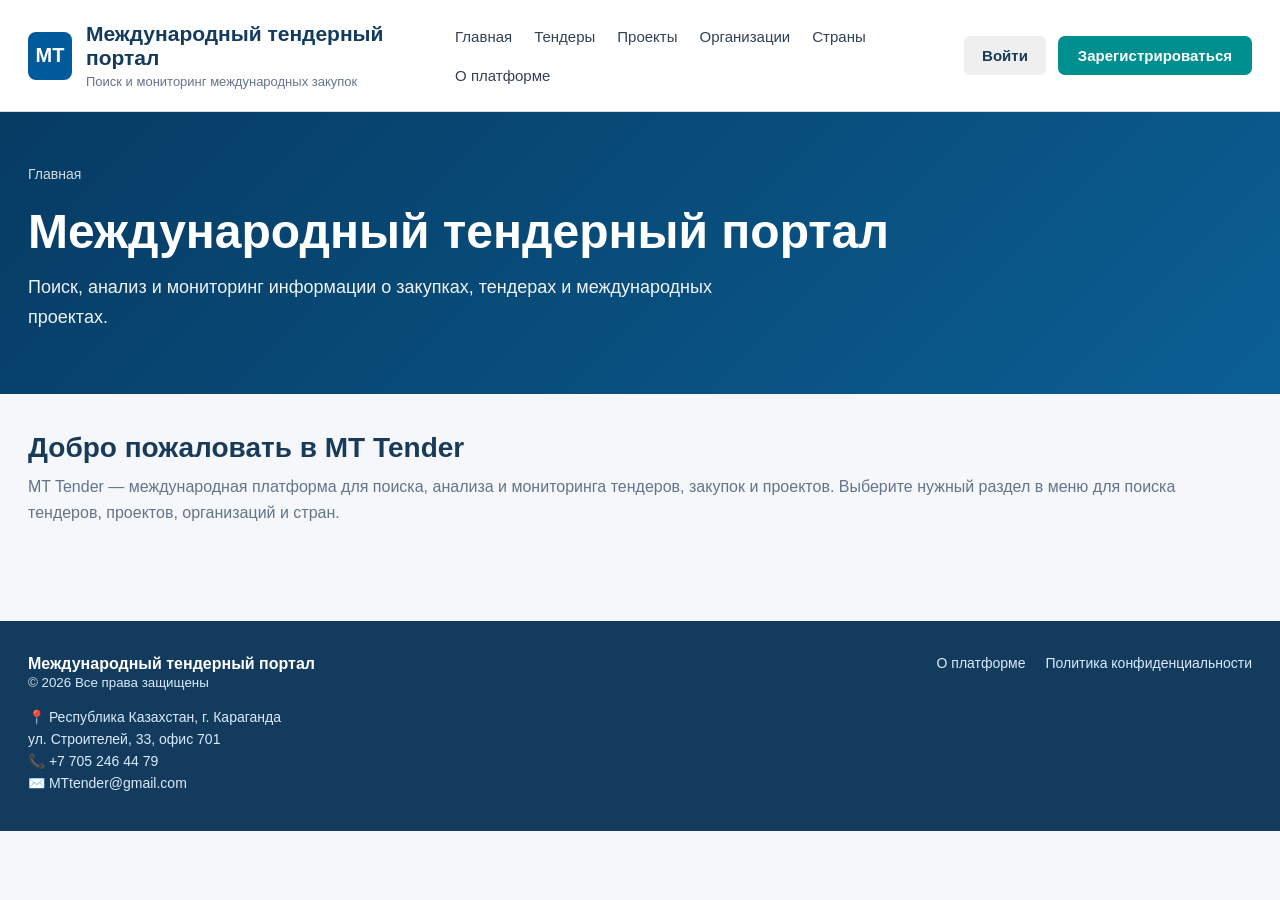
<file: index.html>
<!DOCTYPE html>
<html lang="ru">

<head>
  <meta charset="UTF-8">
  <meta name="viewport" content="width=device-width, initial-scale=1.0">

  <title>Главная | MT Tender</title>

  <link rel="stylesheet" href="style.css">
</head>

<body>

  <!-- ШАПКА -->
  <header>
    <div class="topbar">

      <div class="brand">
        <div class="logo">МТ</div>

        <div class="brand-text">
          <h1>Международный тендерный портал</h1>
          <p>Поиск и мониторинг международных закупок</p>
        </div>
      </div>

      <nav>
        <a href="index.html">Главная</a>
        <a href="tenders.html">Тендеры</a>
        <a href="projects.html">Проекты</a>
        <a href="organizations.html">Организации</a>
        <a href="countries.html">Страны</a>
        <a href="about.html">О платформе</a>
      </nav>

      <div class="header-actions">

        <!-- ОТКРЫВАЕТ ОКНО ВХОДА -->
        <button class="login-btn" onclick="openLoginModal()">
          Войти
        </button>

        <a href="register.html" class="register-btn">
          Зарегистрироваться
        </a>

      </div>

    </div>
  </header>


  <!-- ГЛАВНЫЙ БЛОК -->
  <section class="hero">
    <div class="hero-inner">

      <div class="breadcrumb">
        Главная
      </div>

      <h2>Международный тендерный портал</h2>

      <p>
        Поиск, анализ и мониторинг информации о закупках,
        тендерах и международных проектах.
      </p>

    </div>
  </section>


  <!-- ОСНОВНОЕ СОДЕРЖИМОЕ -->
  <main>

    <h2 class="section-title">
      Добро пожаловать в MT Tender
    </h2>

    <p class="section-description">
      MT Tender — международная платформа для поиска,
      анализа и мониторинга тендеров, закупок и проектов.
      Выберите нужный раздел в меню для поиска тендеров,
      проектов, организаций и стран.
    </p>

  </main>


  <!-- FOOTER -->
  <footer class="site-footer">

    <div class="footer-inner">

      <div class="footer-info">

        <strong>Международный тендерный портал</strong>

        <br>

        <small>© 2026 Все права защищены</small>

        <div class="footer-contact">

          <p>📍 Республика Казахстан, г. Караганда</p>

          <p>ул. Строителей, 33, офис 701</p>

          <p>
            📞
            <a href="tel:+77052464479">
              +7 705 246 44 79
            </a>
          </p>

          <p>
            ✉️
            <a href="mailto:MTtender@gmail.com">
              MTtender@gmail.com
            </a>
          </p>

        </div>

      </div>


      <div class="footer-links">

        <a href="about.html">
          О платформе
        </a>

        <a href="privacy.html">
          Политика конфиденциальности
        </a>

      </div>

    </div>

  </footer>


  <!-- =========================
       ОКНО ВХОДА
  ========================== -->

  <div id="loginModal" class="login-modal">

    <div class="login-modal-content">

      <!-- КНОПКА ЗАКРЫТИЯ -->
      <button
        class="login-close"
        onclick="closeLoginModal()"
        type="button"
      >
        ×
      </button>


      <h2>Вход в личный кабинет</h2>


      <div class="login-modal-grid">


        <!-- ЛЕВАЯ ЧАСТЬ -->
        <div class="login-form">


          <input
            type="text"
            placeholder="Логин или email"
            class="login-input"
          >


          <div class="password-row">

            <input
              type="password"
              id="loginPassword"
              placeholder="Пароль"
              class="login-input"
            >

            <button
              type="button"
              class="show-password-btn"
              onclick="toggleLoginPassword()"
            >
              Показать
            </button>

          </div>


          <div class="login-options">


            <label class="remember-me">

              <input type="checkbox">

              <span>Запомнить меня</span>

            </label>


            <div class="register-link">

              Если у вас нет аккаунта —

              <a href="register.html">
                зарегистрируйтесь
              </a>

            </div>


          </div>


          <div class="login-buttons">

            <button
              type="button"
              class="login-submit-btn"
            >
              Войти
            </button>


            <button
              type="button"
              class="forgot-password-btn"
            >
              Восстановить пароль
            </button>

          </div>


        </div>


        <!-- ПРАВАЯ ЧАСТЬ -->
        <div class="login-support">


        


          <div class="support-box">

            <h3>Поддержка</h3>

            <p>
              Если у вас возникли вопросы или проблемы
              с регистрацией и входом в личный кабинет,
              свяжитесь с нашей службой поддержки.
            </p>

            <a href="tel:+77052464479">
              +7 705 246 44 79
            </a>

          </div>


        </div>


      </div>

    </div>

  </div>


  <!-- JAVASCRIPT -->
  <script>

    function openLoginModal() {
      document.getElementById("loginModal").style.display = "flex";
    }


    function closeLoginModal() {
      document.getElementById("loginModal").style.display = "none";
    }


    function toggleLoginPassword() {

      const password =
        document.getElementById("loginPassword");

      if (password.type === "password") {
        password.type = "text";
      } else {
        password.type = "password";
      }

    }


    // Закрытие окна при клике вне формы

    window.onclick = function(event) {

      const modal =
        document.getElementById("loginModal");

      if (event.target === modal) {
        closeLoginModal();
      }

    };

  </script>


</body>

</html>
</file>
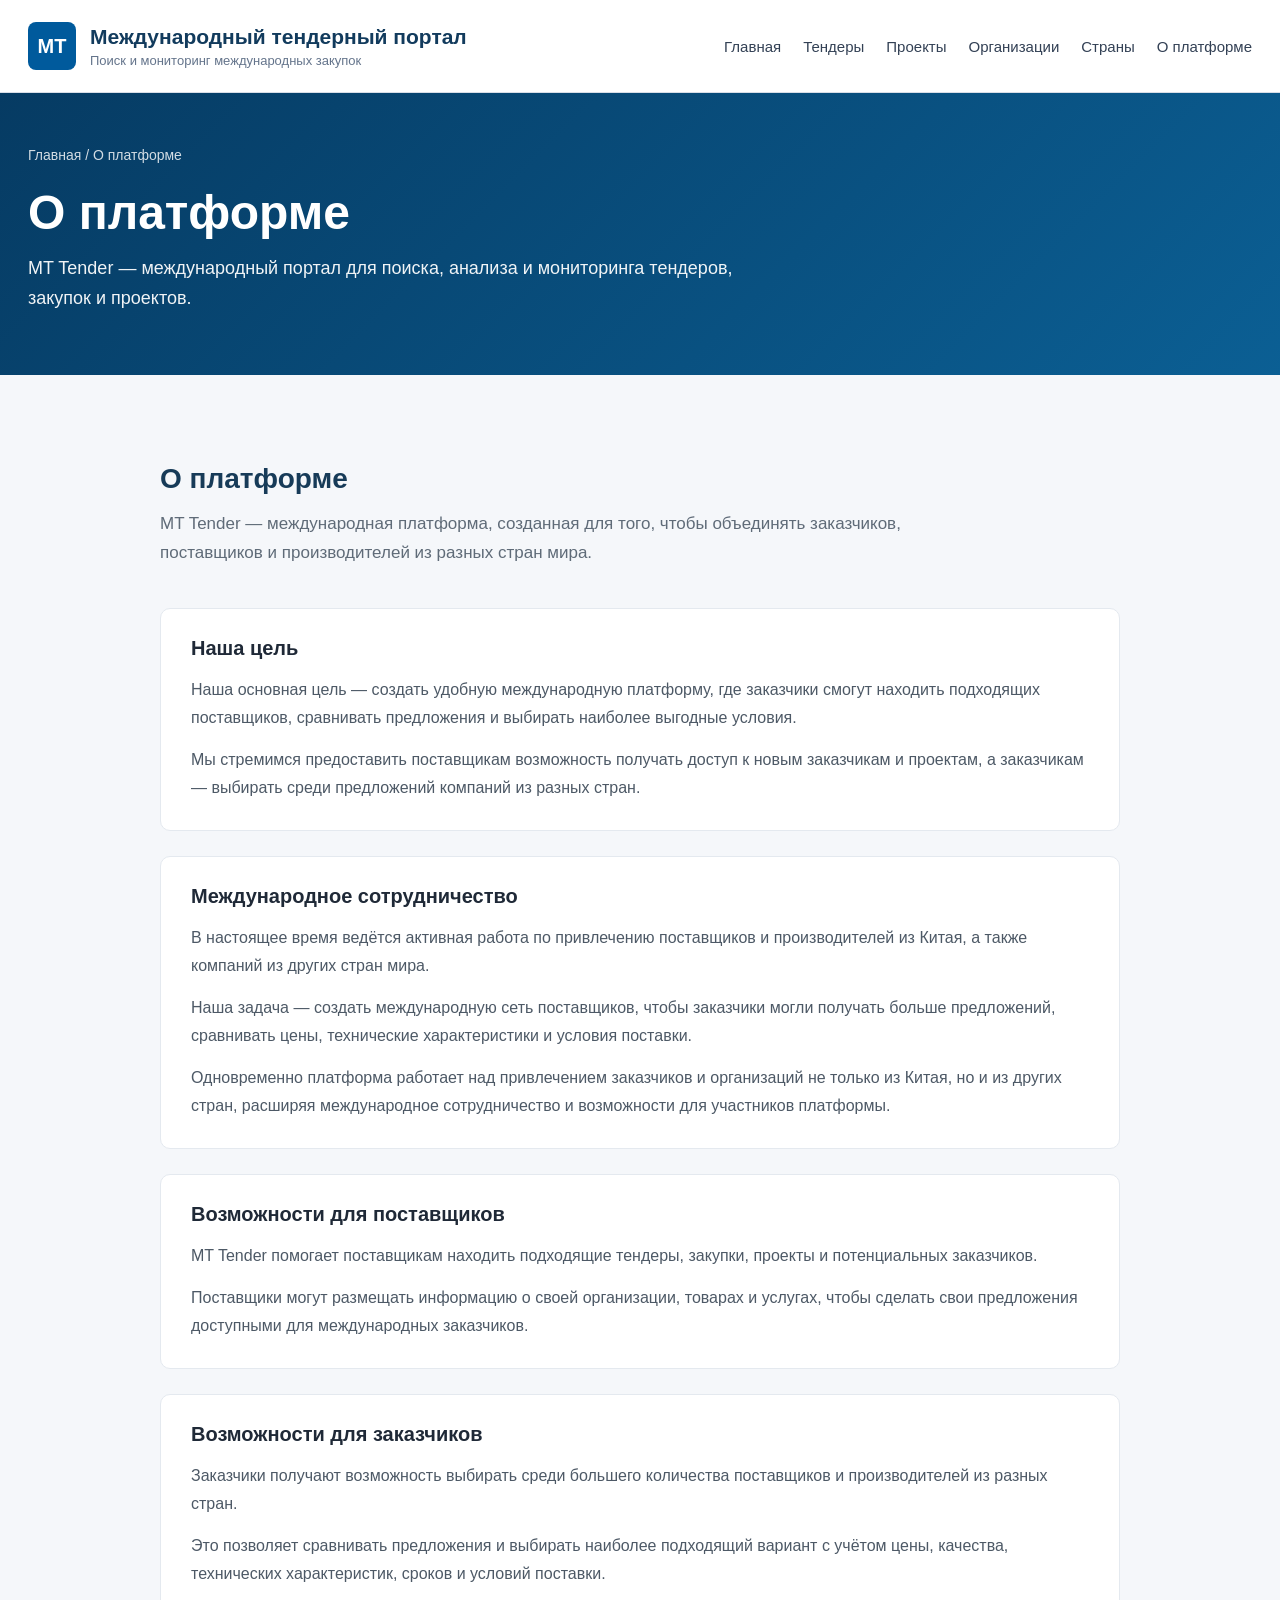
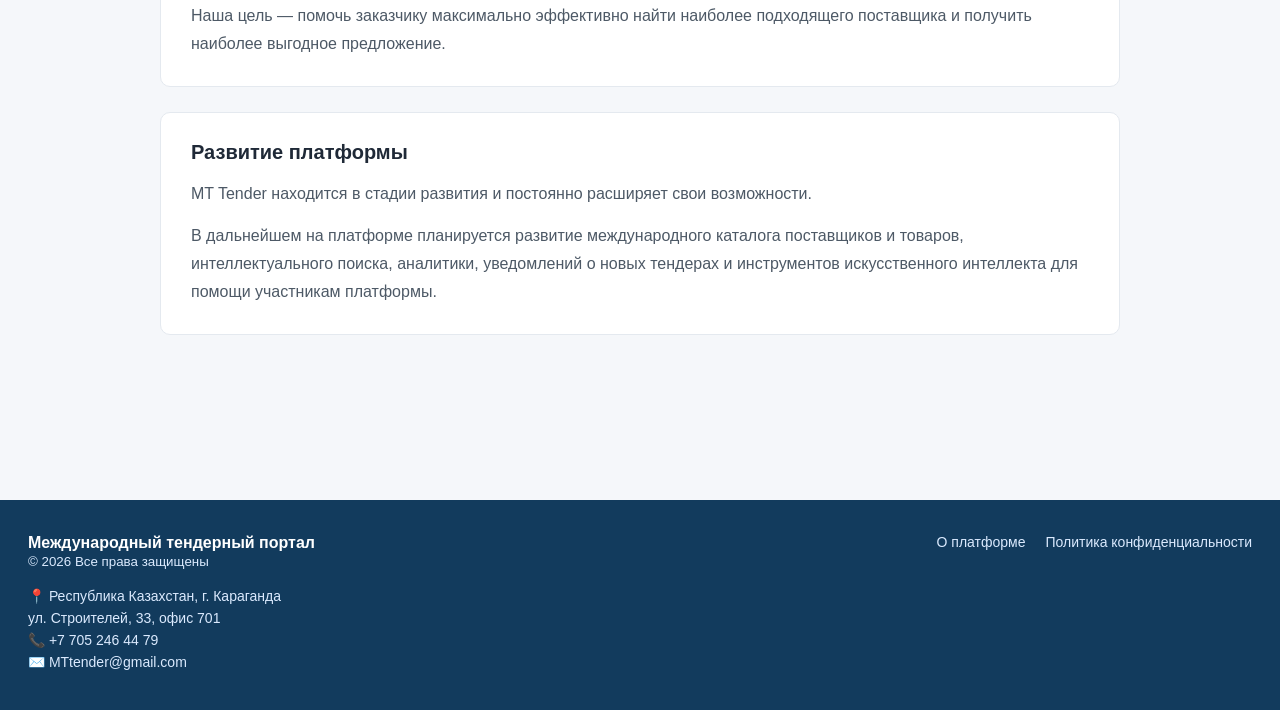
<file: about.html>
<!DOCTYPE html>
<html lang="ru">
<head>
  <meta charset="UTF-8">
  <meta name="viewport" content="width=device-width, initial-scale=1.0">
  <title>О платформе | MT Tender</title>
<link rel="stylesheet" href="style.css">
</head>
<body>
<header>
  <div class="topbar">
    <div class="brand">
      <div class="logo">МТ</div>
      <div class="brand-text">
        <h1>Международный тендерный портал</h1>
        <p>Поиск и мониторинг международных закупок</p>
      </div>
    </div>

    <nav>
      <a href="index.html">Главная</a>
      <a href="tenders.html">Тендеры</a>
      <a href="projects.html">Проекты</a>
      <a href="organizations.html">Организации</a>
      <a href="countries.html">Страны</a>
      <a href="about.html">О платформе</a>
    </nav>
  </div>
</header>
<section class="hero">
  <div class="hero-inner">
    <div class="breadcrumb">Главная / О платформе</div>
    <h2>О платформе</h2>
    <p>MT Tender — международный портал для поиска, анализа и мониторинга тендеров, закупок и проектов.</p>
  </div>
</section>
<main>

  <section class="about-platform">

    <h2 class="section-title">
      О платформе
    </h2>


    <p class="section-description">

      MT Tender — международная платформа, созданная для того,
      чтобы объединять заказчиков, поставщиков и производителей
      из разных стран мира.

    </p>


    <div class="about-block">

      <h3>
        Наша цель
      </h3>

      <p>

        Наша основная цель — создать удобную международную платформу,
        где заказчики смогут находить подходящих поставщиков,
        сравнивать предложения и выбирать наиболее выгодные условия.

      </p>

      <p>

        Мы стремимся предоставить поставщикам возможность получать
        доступ к новым заказчикам и проектам, а заказчикам —
        выбирать среди предложений компаний из разных стран.

      </p>

    </div>


    <div class="about-block">

      <h3>
        Международное сотрудничество
      </h3>

      <p>

        В настоящее время ведётся активная работа по привлечению
        поставщиков и производителей из Китая, а также компаний
        из других стран мира.

      </p>

      <p>

        Наша задача — создать международную сеть поставщиков,
        чтобы заказчики могли получать больше предложений,
        сравнивать цены, технические характеристики и условия
        поставки.

      </p>

      <p>

        Одновременно платформа работает над привлечением заказчиков
        и организаций не только из Китая, но и из других стран,
        расширяя международное сотрудничество и возможности
        для участников платформы.

      </p>

    </div>


    <div class="about-block">

      <h3>
        Возможности для поставщиков
      </h3>

      <p>

        MT Tender помогает поставщикам находить подходящие тендеры,
        закупки, проекты и потенциальных заказчиков.

      </p>

      <p>

        Поставщики могут размещать информацию о своей организации,
        товарах и услугах, чтобы сделать свои предложения доступными
        для международных заказчиков.

      </p>

    </div>


    <div class="about-block">

      <h3>
        Возможности для заказчиков
      </h3>

      <p>

        Заказчики получают возможность выбирать среди большего
        количества поставщиков и производителей из разных стран.

      </p>

      <p>

        Это позволяет сравнивать предложения и выбирать наиболее
        подходящий вариант с учётом цены, качества, технических
        характеристик, сроков и условий поставки.

      </p>

      <p>

        Наша цель — помочь заказчику максимально эффективно найти
        наиболее подходящего поставщика и получить наиболее выгодное
        предложение.

      </p>

    </div>


    <div class="about-block">

      <h3>
        Развитие платформы
      </h3>

      <p>

        MT Tender находится в стадии развития и постоянно расширяет
        свои возможности.

      </p>

      <p>

        В дальнейшем на платформе планируется развитие международного
        каталога поставщиков и товаров, интеллектуального поиска,
        аналитики, уведомлений о новых тендерах и инструментов
        искусственного интеллекта для помощи участникам платформы.

      </p>

    </div>


  </section>

</main>
<footer class="site-footer">
  <div class="footer-inner">
    <div class="footer-info">
      <strong>Международный тендерный портал</strong><br>
      <small>© 2026 Все права защищены</small>

      <div class="footer-contact">
        <p>📍 Республика Казахстан, г. Караганда</p>
        <p>ул. Строителей, 33, офис 701</p>
        <p>📞 <a href="tel:+77052464479">+7 705 246 44 79</a></p>
        <p>✉️ <a href="mailto:MTtender@gmail.com">MTtender@gmail.com</a></p>
      </div>
    </div>

    <div class="footer-links">
      <a href="about.html">О платформе</a>
      <a href="privacy.html">Политика конфиденциальности</a>
    </div>
  </div>
</footer>
</body>
</html>
</file>
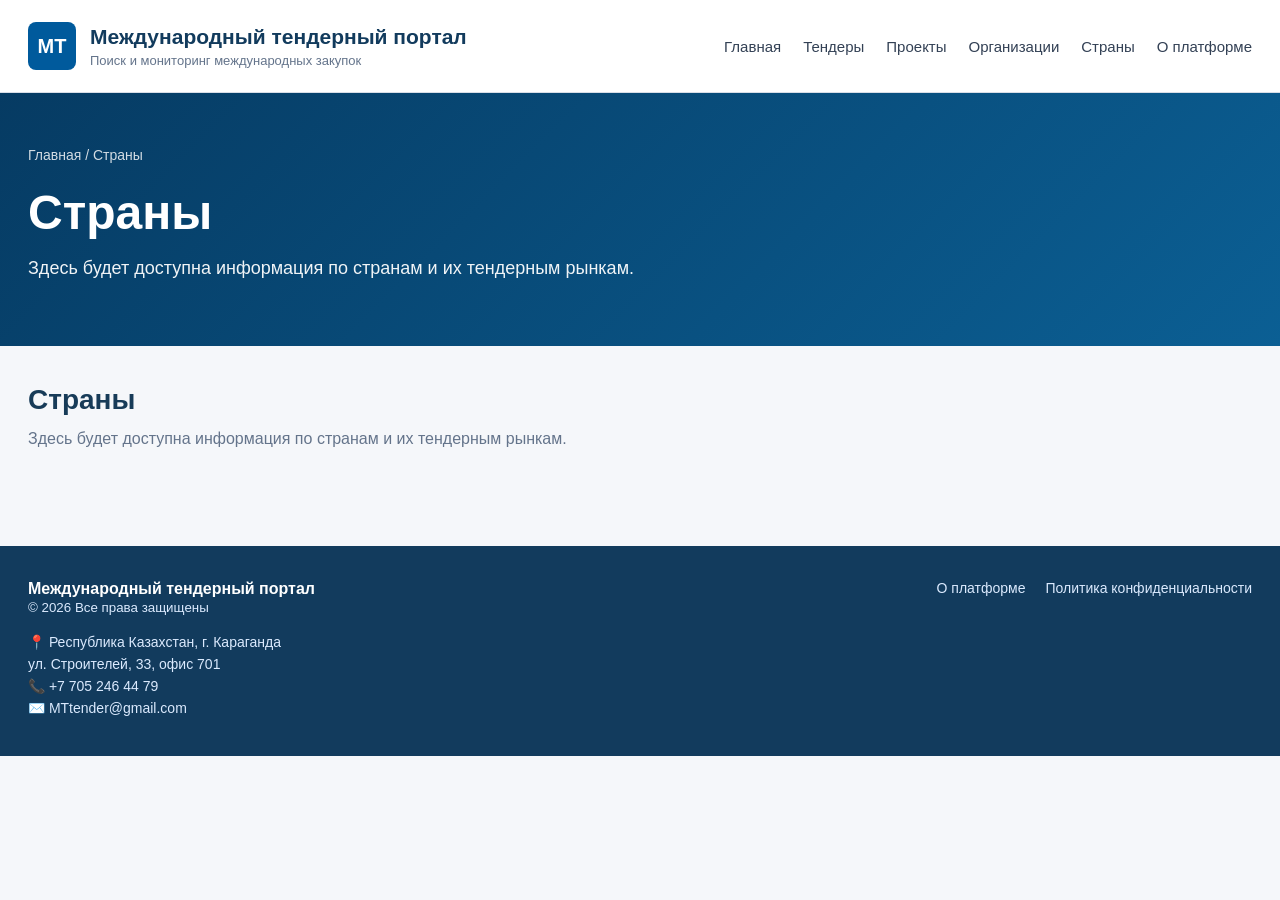
<file: countries.html>
<!DOCTYPE html>
<html lang="ru">
<head>
  <meta charset="UTF-8">
  <meta name="viewport" content="width=device-width, initial-scale=1.0">
  <title>Страны | MT Tender</title>
  <link rel="stylesheet" href="style.css">
</head>
<body>
<header>
  <div class="topbar">
    <div class="brand">
      <div class="logo">МТ</div>
      <div class="brand-text">
        <h1>Международный тендерный портал</h1>
        <p>Поиск и мониторинг международных закупок</p>
      </div>
    </div>

    <nav>
      <a href="index.html">Главная</a>
      <a href="tenders.html">Тендеры</a>
      <a href="projects.html">Проекты</a>
      <a href="organizations.html">Организации</a>
      <a href="countries.html">Страны</a>
      <a href="about.html">О платформе</a>
    </nav>
  </div>
</header>
<section class="hero">
  <div class="hero-inner">
    <div class="breadcrumb">Главная / Страны</div>
    <h2>Страны</h2>
    <p>Здесь будет доступна информация по странам и их тендерным рынкам.</p>
  </div>
</section>
<main>
  <h2 class="section-title">Страны</h2>
  <p class="section-description">Здесь будет доступна информация по странам и их тендерным рынкам.</p>
</main>
<footer class="site-footer">
  <div class="footer-inner">
    <div class="footer-info">
      <strong>Международный тендерный портал</strong><br>
      <small>© 2026 Все права защищены</small>

      <div class="footer-contact">
        <p>📍 Республика Казахстан, г. Караганда</p>
        <p>ул. Строителей, 33, офис 701</p>
        <p>📞 <a href="tel:+77052464479">+7 705 246 44 79</a></p>
        <p>✉️ <a href="mailto:MTtender@gmail.com">MTtender@gmail.com</a></p>
      </div>
    </div>

    <div class="footer-links">
      <a href="about.html">О платформе</a>
      <a href="privacy.html">Политика конфиденциальности</a>
    </div>
  </div>
</footer>
</body>
</html>
</file>
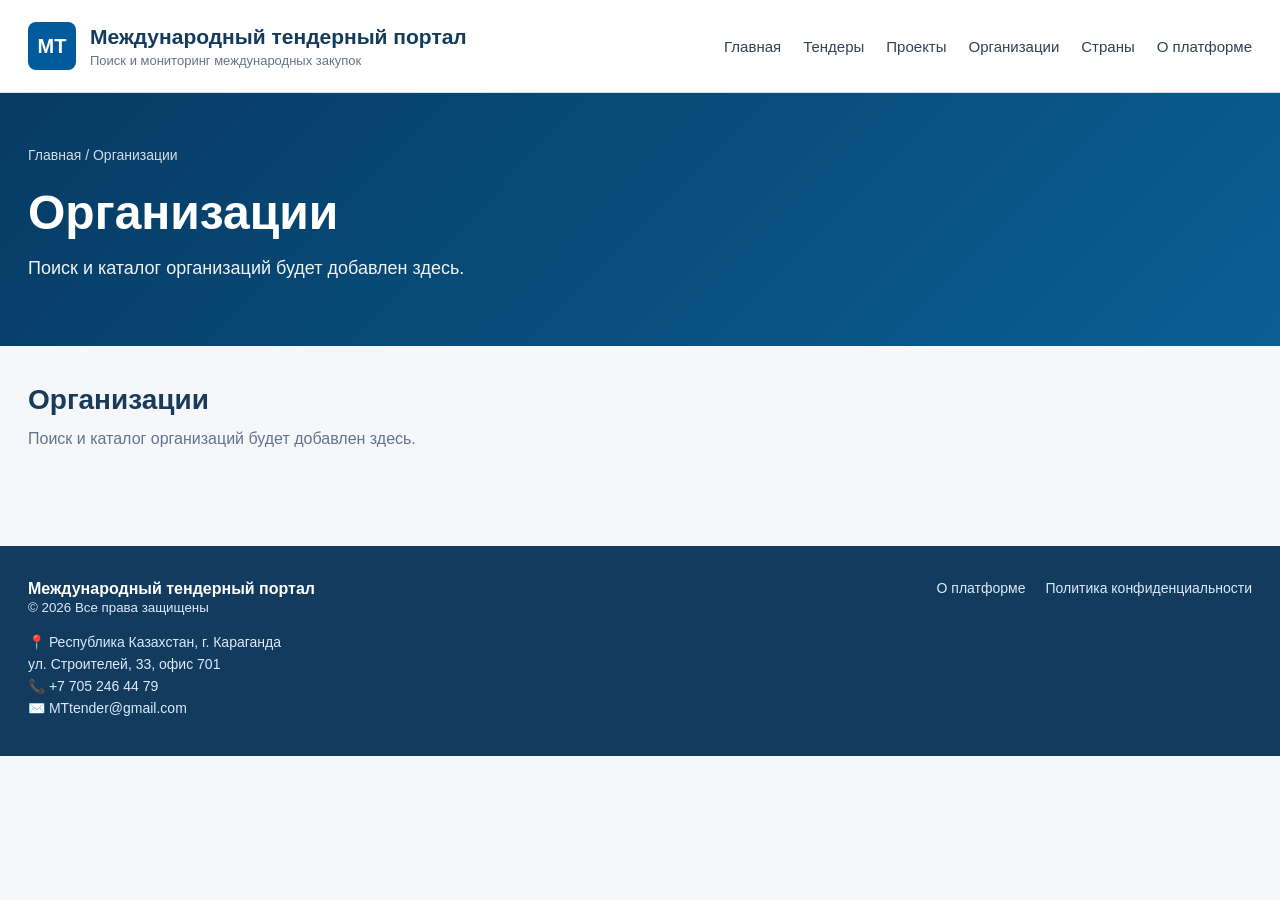
<file: organizations.html>
<!DOCTYPE html>
<html lang="ru">
<head>
  <meta charset="UTF-8">
  <meta name="viewport" content="width=device-width, initial-scale=1.0">
  <title>Организации | MT Tender</title>
  <link rel="stylesheet" href="style.css">
</head>
<body>
<header>
  <div class="topbar">
    <div class="brand">
      <div class="logo">МТ</div>
      <div class="brand-text">
        <h1>Международный тендерный портал</h1>
        <p>Поиск и мониторинг международных закупок</p>
      </div>
    </div>

    <nav>
      <a href="index.html">Главная</a>
      <a href="tenders.html">Тендеры</a>
      <a href="projects.html">Проекты</a>
      <a href="organizations.html">Организации</a>
      <a href="countries.html">Страны</a>
      <a href="about.html">О платформе</a>
    </nav>
  </div>
</header>
<section class="hero">
  <div class="hero-inner">
    <div class="breadcrumb">Главная / Организации</div>
    <h2>Организации</h2>
    <p>Поиск и каталог организаций будет добавлен здесь.</p>
  </div>
</section>
<main>
  <h2 class="section-title">Организации</h2>
  <p class="section-description">Поиск и каталог организаций будет добавлен здесь.</p>
</main>
<footer class="site-footer">
  <div class="footer-inner">
    <div class="footer-info">
      <strong>Международный тендерный портал</strong><br>
      <small>© 2026 Все права защищены</small>

      <div class="footer-contact">
        <p>📍 Республика Казахстан, г. Караганда</p>
        <p>ул. Строителей, 33, офис 701</p>
        <p>📞 <a href="tel:+77052464479">+7 705 246 44 79</a></p>
        <p>✉️ <a href="mailto:MTtender@gmail.com">MTtender@gmail.com</a></p>
      </div>
    </div>

    <div class="footer-links">
      <a href="about.html">О платформе</a>
      <a href="privacy.html">Политика конфиденциальности</a>
    </div>
  </div>
</footer>
</body>
</html>
</file>
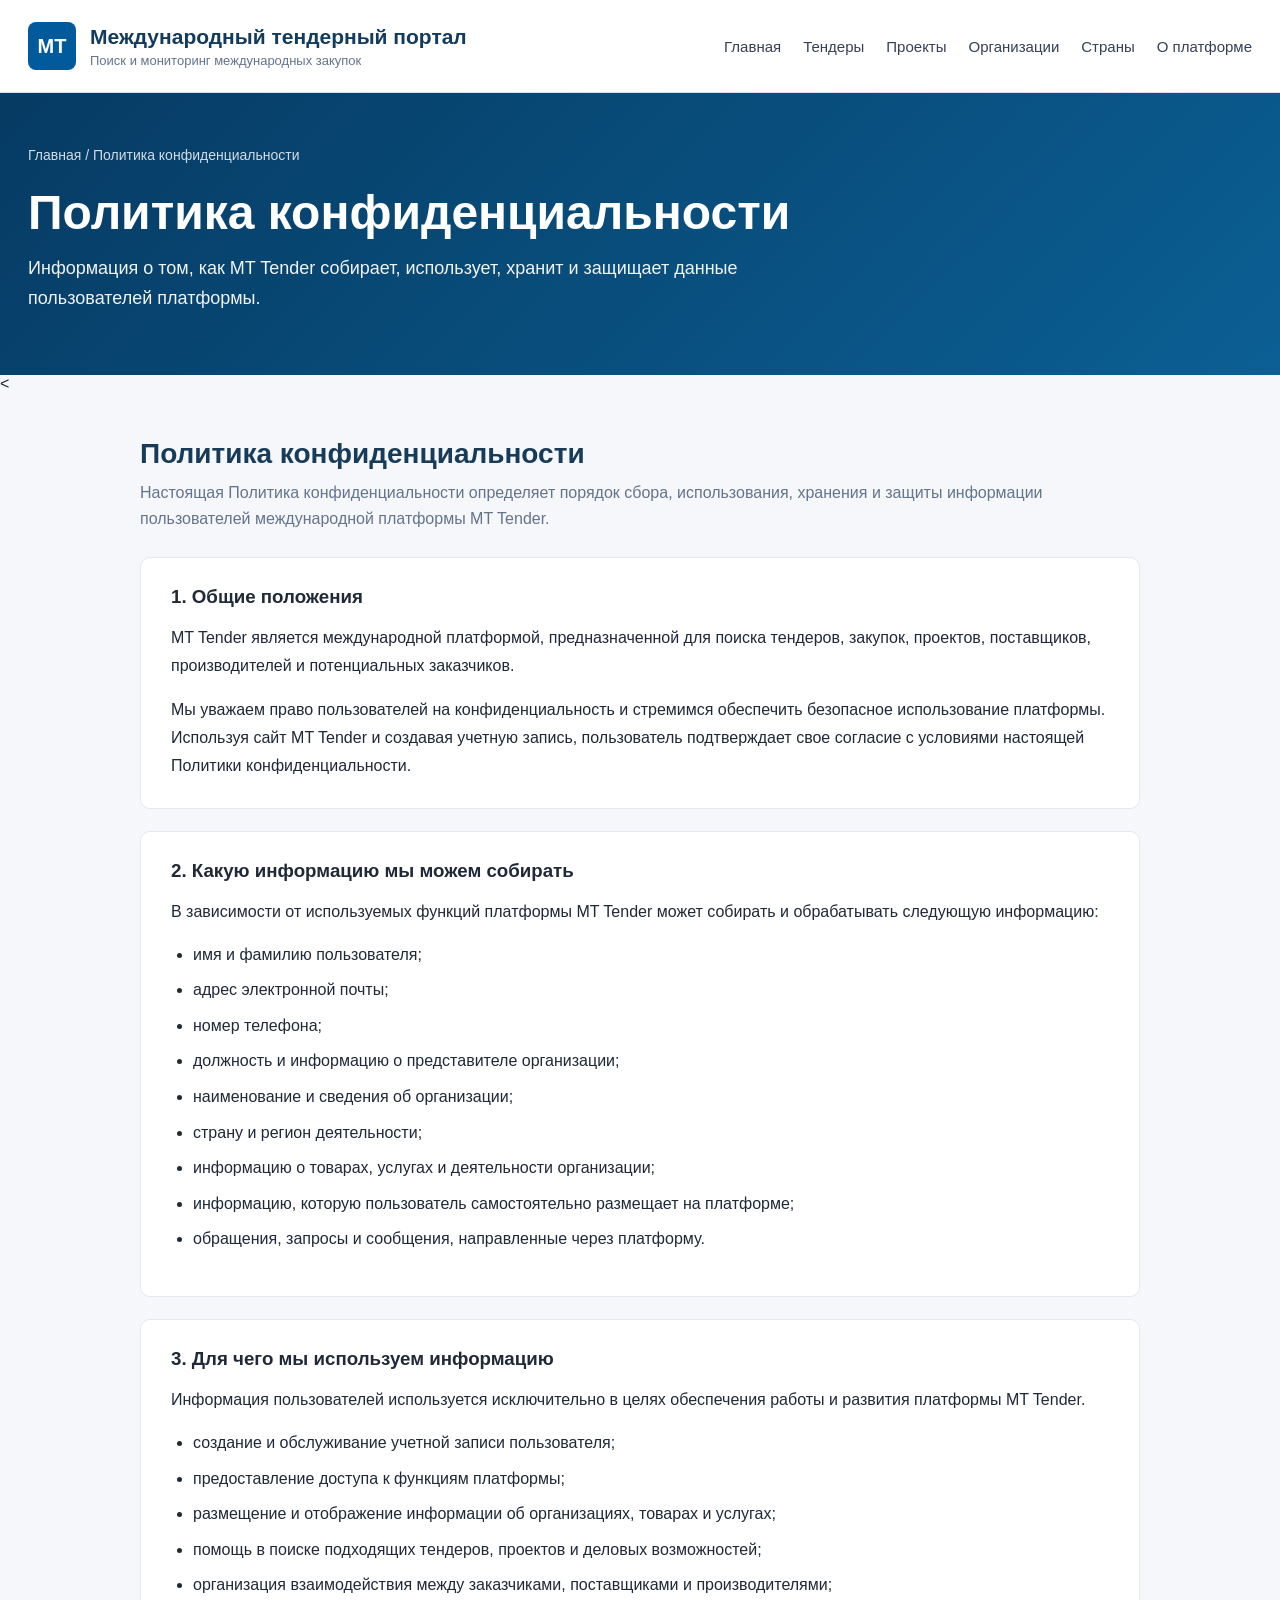
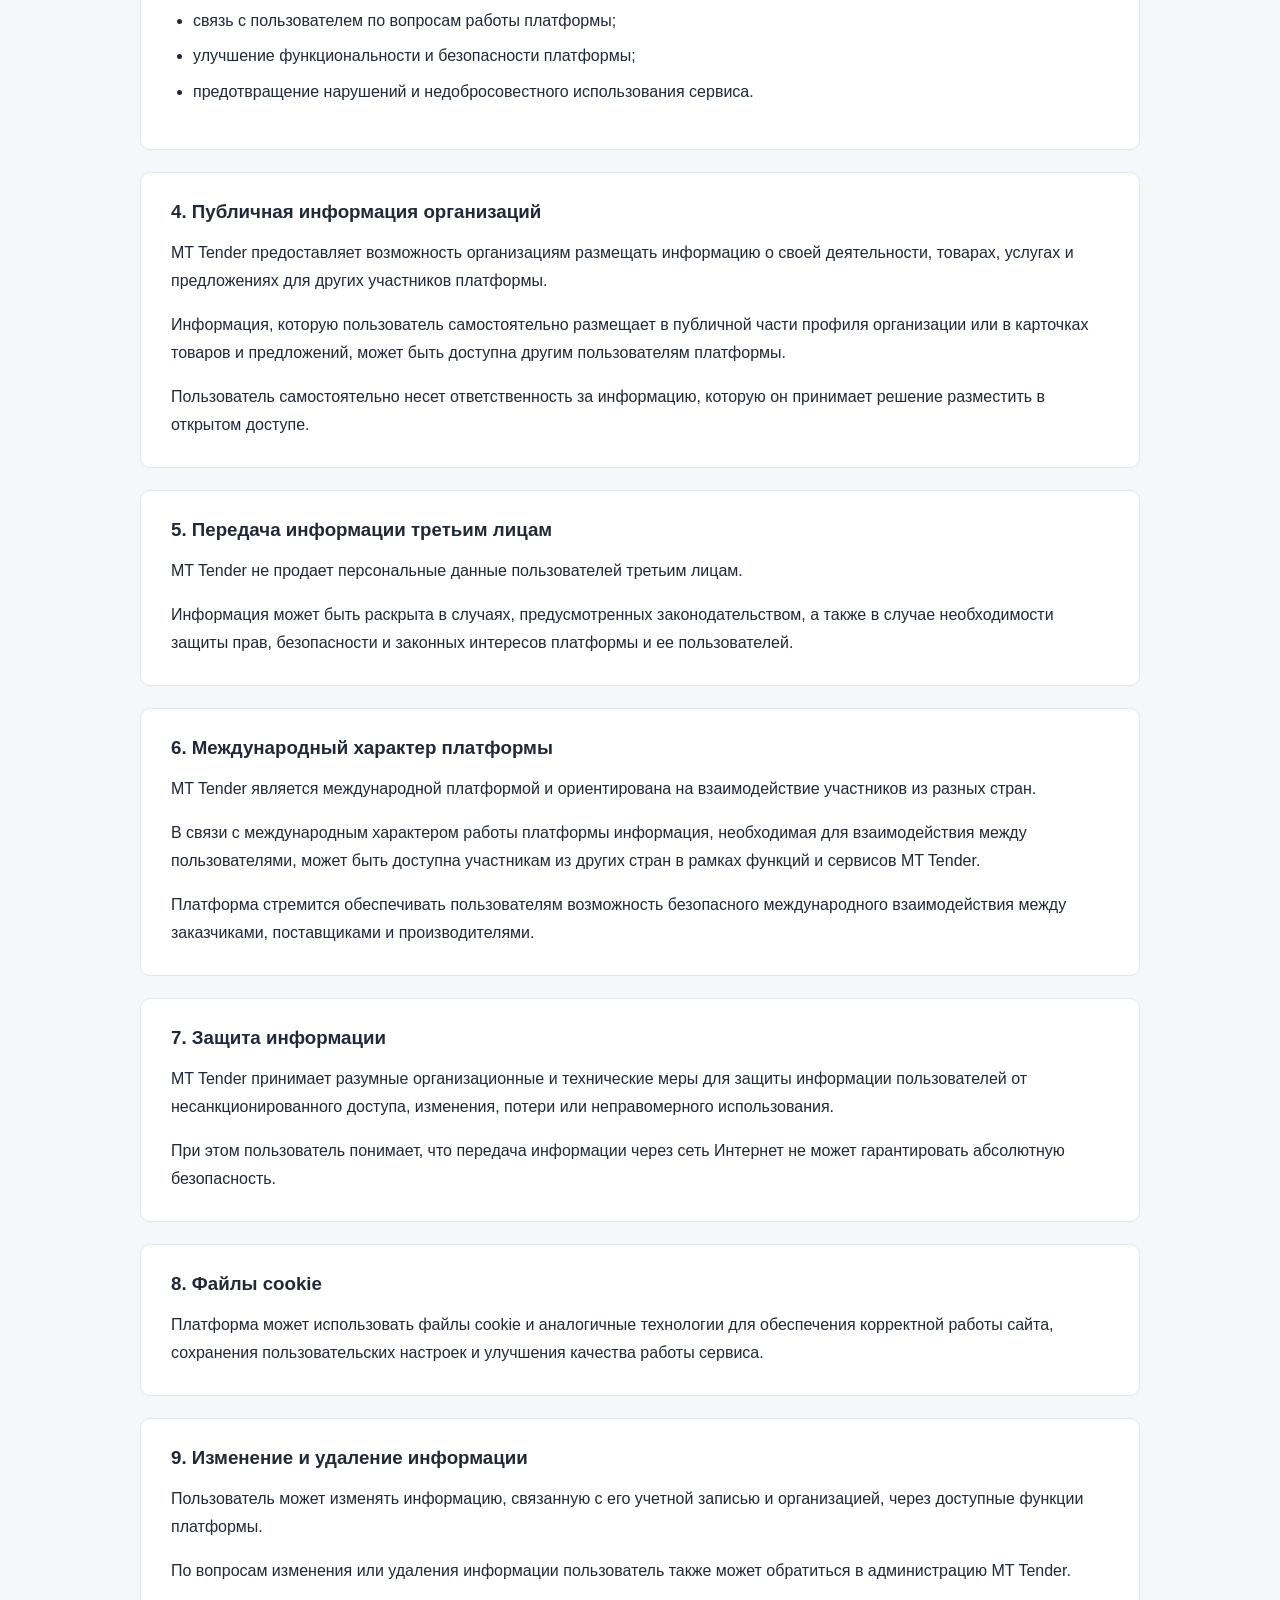
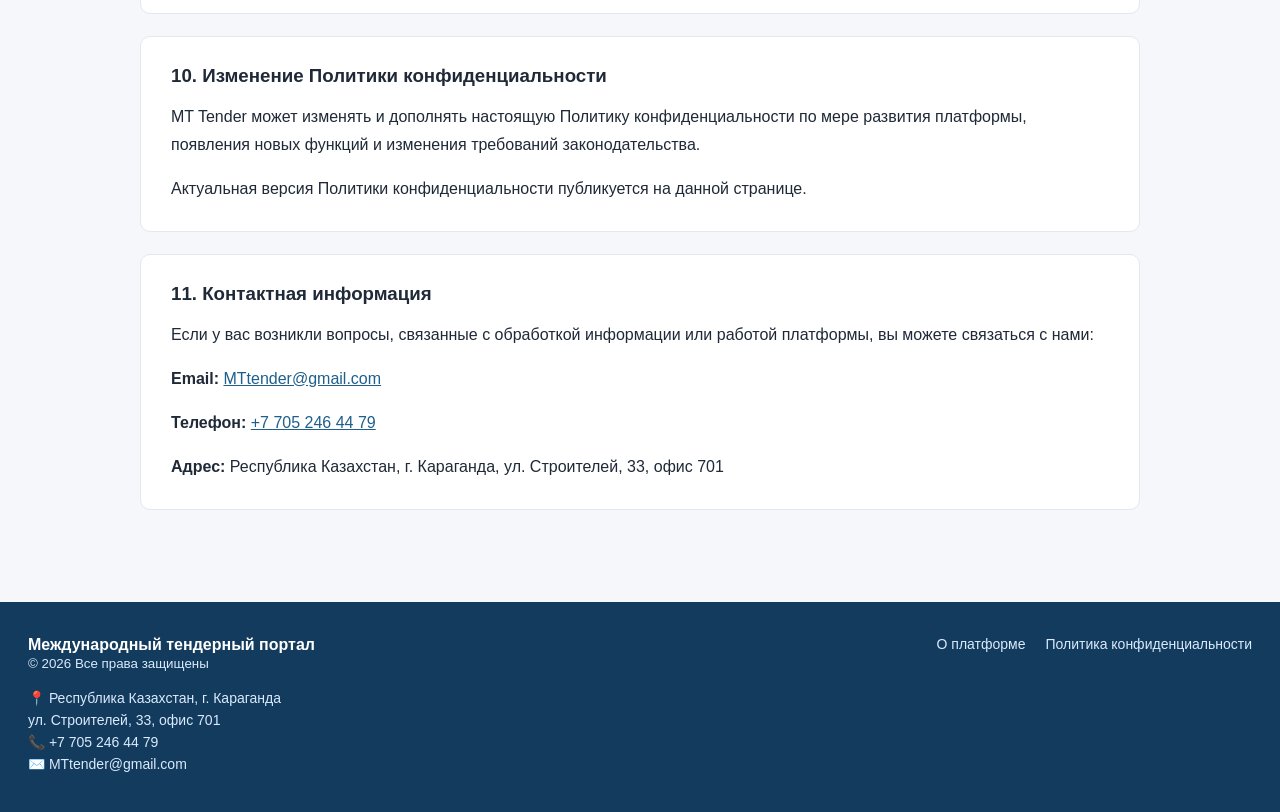
<file: privacy.html>
<!DOCTYPE html>
<html lang="ru">
<head>
  <meta charset="UTF-8">
  <meta name="viewport" content="width=device-width, initial-scale=1.0">
  <title>Политика конфиденциальности | MT Tender</title>
 <link rel="stylesheet" href="style.css">
</head>
<body>
<header>
  <div class="topbar">
    <div class="brand">
      <div class="logo">МТ</div>
      <div class="brand-text">
        <h1>Международный тендерный портал</h1>
        <p>Поиск и мониторинг международных закупок</p>
      </div>
    </div>

    <nav>
      <a href="index.html">Главная</a>
      <a href="tenders.html">Тендеры</a>
      <a href="projects.html">Проекты</a>
      <a href="organizations.html">Организации</a>
      <a href="countries.html">Страны</a>
      <a href="about.html">О платформе</a>
    </nav>
  </div>
</header>
<section class="hero">
  <div class="hero-inner">
    <div class="breadcrumb">Главная / Политика конфиденциальности</div>
    <h2>Политика конфиденциальности</h2>
    <p>
  Информация о том, как MT Tender собирает, использует,
  хранит и защищает данные пользователей платформы.
</p>
  </div>
</section>
<<main class="privacy-page">

  <section class="privacy-content">

    <h2 class="section-title">Политика конфиденциальности</h2>

    <p class="section-description">
      Настоящая Политика конфиденциальности определяет порядок сбора,
      использования, хранения и защиты информации пользователей международной
      платформы MT Tender.
    </p>


    <div class="privacy-block">

      <h3>1. Общие положения</h3>

      <p>
        MT Tender является международной платформой, предназначенной для
        поиска тендеров, закупок, проектов, поставщиков, производителей
        и потенциальных заказчиков.
      </p>

      <p>
        Мы уважаем право пользователей на конфиденциальность и стремимся
        обеспечить безопасное использование платформы. Используя сайт
        MT Tender и создавая учетную запись, пользователь подтверждает
        свое согласие с условиями настоящей Политики конфиденциальности.
      </p>

    </div>


    <div class="privacy-block">

      <h3>2. Какую информацию мы можем собирать</h3>

      <p>
        В зависимости от используемых функций платформы MT Tender может
        собирать и обрабатывать следующую информацию:
      </p>

      <ul>
        <li>имя и фамилию пользователя;</li>
        <li>адрес электронной почты;</li>
        <li>номер телефона;</li>
        <li>должность и информацию о представителе организации;</li>
        <li>наименование и сведения об организации;</li>
        <li>страну и регион деятельности;</li>
        <li>информацию о товарах, услугах и деятельности организации;</li>
        <li>информацию, которую пользователь самостоятельно размещает на платформе;</li>
        <li>обращения, запросы и сообщения, направленные через платформу.</li>
      </ul>

    </div>


    <div class="privacy-block">

      <h3>3. Для чего мы используем информацию</h3>

      <p>
        Информация пользователей используется исключительно в целях
        обеспечения работы и развития платформы MT Tender.
      </p>

      <ul>
        <li>создание и обслуживание учетной записи пользователя;</li>
        <li>предоставление доступа к функциям платформы;</li>
        <li>размещение и отображение информации об организациях, товарах и услугах;</li>
        <li>помощь в поиске подходящих тендеров, проектов и деловых возможностей;</li>
        <li>организация взаимодействия между заказчиками, поставщиками и производителями;</li>
        <li>связь с пользователем по вопросам работы платформы;</li>
        <li>улучшение функциональности и безопасности платформы;</li>
        <li>предотвращение нарушений и недобросовестного использования сервиса.</li>
      </ul>

    </div>


    <div class="privacy-block">

      <h3>4. Публичная информация организаций</h3>

      <p>
        MT Tender предоставляет возможность организациям размещать информацию
        о своей деятельности, товарах, услугах и предложениях для других
        участников платформы.
      </p>

      <p>
        Информация, которую пользователь самостоятельно размещает в публичной
        части профиля организации или в карточках товаров и предложений,
        может быть доступна другим пользователям платформы.
      </p>

      <p>
        Пользователь самостоятельно несет ответственность за информацию,
        которую он принимает решение разместить в открытом доступе.
      </p>

    </div>


    <div class="privacy-block">

      <h3>5. Передача информации третьим лицам</h3>

      <p>
        MT Tender не продает персональные данные пользователей третьим лицам.
      </p>

      <p>
        Информация может быть раскрыта в случаях, предусмотренных
        законодательством, а также в случае необходимости защиты прав,
        безопасности и законных интересов платформы и ее пользователей.
      </p>

    </div>


    <div class="privacy-block">

      <h3>6. Международный характер платформы</h3>

      <p>
        MT Tender является международной платформой и ориентирована на
        взаимодействие участников из разных стран.
      </p>

      <p>
        В связи с международным характером работы платформы информация,
        необходимая для взаимодействия между пользователями, может быть
        доступна участникам из других стран в рамках функций и сервисов
        MT Tender.
      </p>

      <p>
        Платформа стремится обеспечивать пользователям возможность
        безопасного международного взаимодействия между заказчиками,
        поставщиками и производителями.
      </p>

    </div>


    <div class="privacy-block">

      <h3>7. Защита информации</h3>

      <p>
        MT Tender принимает разумные организационные и технические меры
        для защиты информации пользователей от несанкционированного доступа,
        изменения, потери или неправомерного использования.
      </p>

      <p>
        При этом пользователь понимает, что передача информации через
        сеть Интернет не может гарантировать абсолютную безопасность.
      </p>

    </div>


    <div class="privacy-block">

      <h3>8. Файлы cookie</h3>

      <p>
        Платформа может использовать файлы cookie и аналогичные технологии
        для обеспечения корректной работы сайта, сохранения пользовательских
        настроек и улучшения качества работы сервиса.
      </p>

    </div>


    <div class="privacy-block">

      <h3>9. Изменение и удаление информации</h3>

      <p>
        Пользователь может изменять информацию, связанную с его учетной
        записью и организацией, через доступные функции платформы.
      </p>

      <p>
        По вопросам изменения или удаления информации пользователь также
        может обратиться в администрацию MT Tender.
      </p>

    </div>


    <div class="privacy-block">

      <h3>10. Изменение Политики конфиденциальности</h3>

      <p>
        MT Tender может изменять и дополнять настоящую Политику
        конфиденциальности по мере развития платформы, появления новых
        функций и изменения требований законодательства.
      </p>

      <p>
        Актуальная версия Политики конфиденциальности публикуется
        на данной странице.
      </p>

    </div>


    <div class="privacy-block">

      <h3>11. Контактная информация</h3>

      <p>
        Если у вас возникли вопросы, связанные с обработкой информации
        или работой платформы, вы можете связаться с нами:
      </p>

      <p>
        <strong>Email:</strong>
        <a href="mailto:MTtender@gmail.com">
          MTtender@gmail.com
        </a>
      </p>

      <p>
        <strong>Телефон:</strong>
        <a href="tel:+77052464479">
          +7 705 246 44 79
        </a>
      </p>

      <p>
        <strong>Адрес:</strong>
        Республика Казахстан, г. Караганда,
        ул. Строителей, 33, офис 701
      </p>

    </div>

  </section>

</main>
<footer class="site-footer">
  <div class="footer-inner">
    <div class="footer-info">
      <strong>Международный тендерный портал</strong><br>
      <small>© 2026 Все права защищены</small>

      <div class="footer-contact">
        <p>📍 Республика Казахстан, г. Караганда</p>
        <p>ул. Строителей, 33, офис 701</p>
        <p>📞 <a href="tel:+77052464479">+7 705 246 44 79</a></p>
        <p>✉️ <a href="mailto:MTtender@gmail.com">MTtender@gmail.com</a></p>
      </div>
    </div>

    <div class="footer-links">
      <a href="about.html">О платформе</a>
      <a href="privacy.html">Политика конфиденциальности</a>
    </div>
  </div>
</footer>
</body>
</html>
</file>
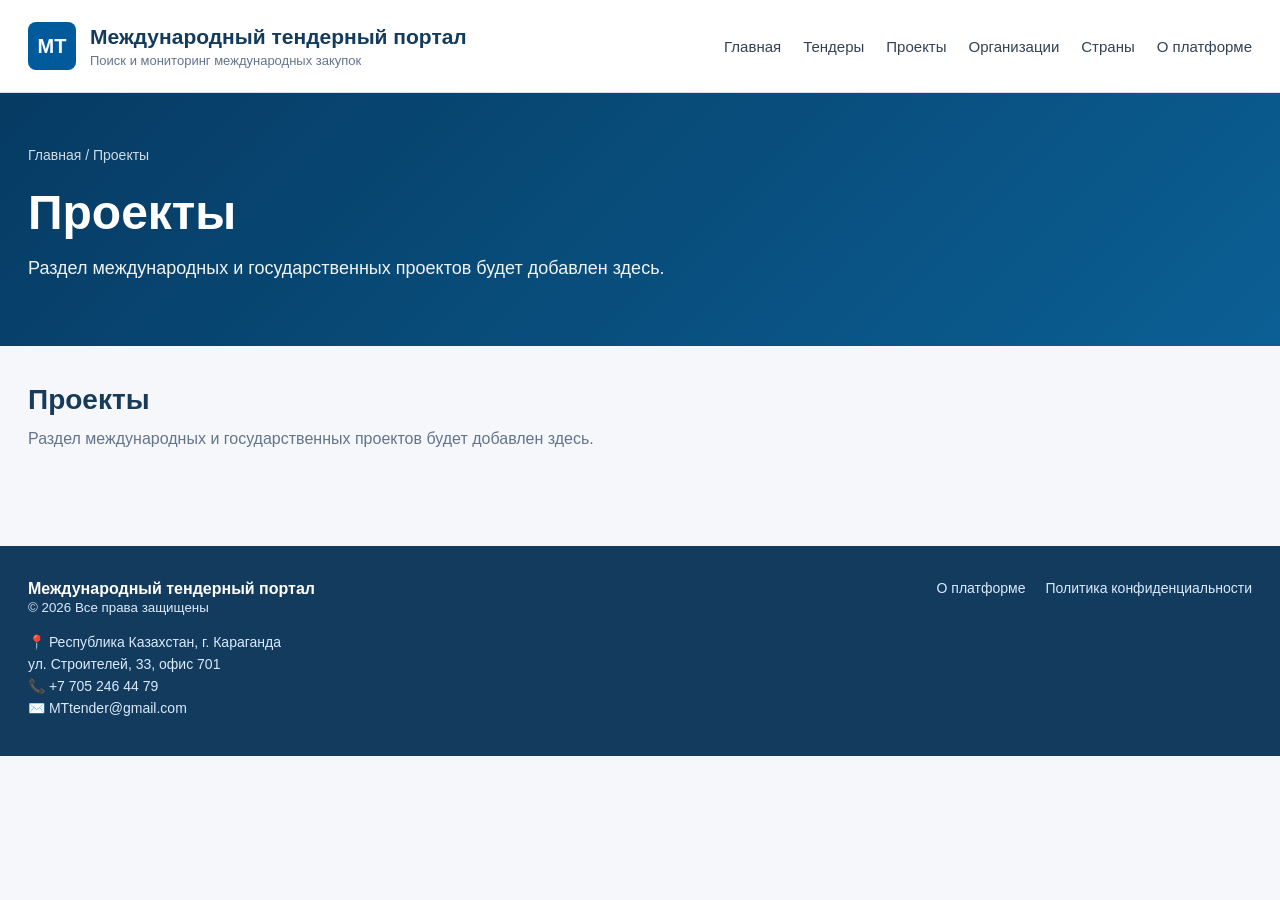
<file: projects.html>
<!DOCTYPE html>
<html lang="ru">
<head>
  <meta charset="UTF-8">
  <meta name="viewport" content="width=device-width, initial-scale=1.0">
  <title>Проекты | MT Tender</title>
  <link rel="stylesheet" href="style.css">
</head>
<body>
<header>
  <div class="topbar">
    <div class="brand">
      <div class="logo">МТ</div>
      <div class="brand-text">
        <h1>Международный тендерный портал</h1>
        <p>Поиск и мониторинг международных закупок</p>
      </div>
    </div>

    <nav>
      <a href="index.html">Главная</a>
      <a href="tenders.html">Тендеры</a>
      <a href="projects.html">Проекты</a>
      <a href="organizations.html">Организации</a>
      <a href="countries.html">Страны</a>
      <a href="about.html">О платформе</a>
    </nav>
  </div>
</header>
<section class="hero">
  <div class="hero-inner">
    <div class="breadcrumb">Главная / Проекты</div>
    <h2>Проекты</h2>
    <p>Раздел международных и государственных проектов будет добавлен здесь.</p>
  </div>
</section>
<main>
  <h2 class="section-title">Проекты</h2>
  <p class="section-description">Раздел международных и государственных проектов будет добавлен здесь.</p>
</main>
<footer class="site-footer">
  <div class="footer-inner">
    <div class="footer-info">
      <strong>Международный тендерный портал</strong><br>
      <small>© 2026 Все права защищены</small>

      <div class="footer-contact">
        <p>📍 Республика Казахстан, г. Караганда</p>
        <p>ул. Строителей, 33, офис 701</p>
        <p>📞 <a href="tel:+77052464479">+7 705 246 44 79</a></p>
        <p>✉️ <a href="mailto:MTtender@gmail.com">MTtender@gmail.com</a></p>
      </div>
    </div>

    <div class="footer-links">
      <a href="about.html">О платформе</a>
      <a href="privacy.html">Политика конфиденциальности</a>
    </div>
  </div>
</footer>
</body>
</html>
</file>
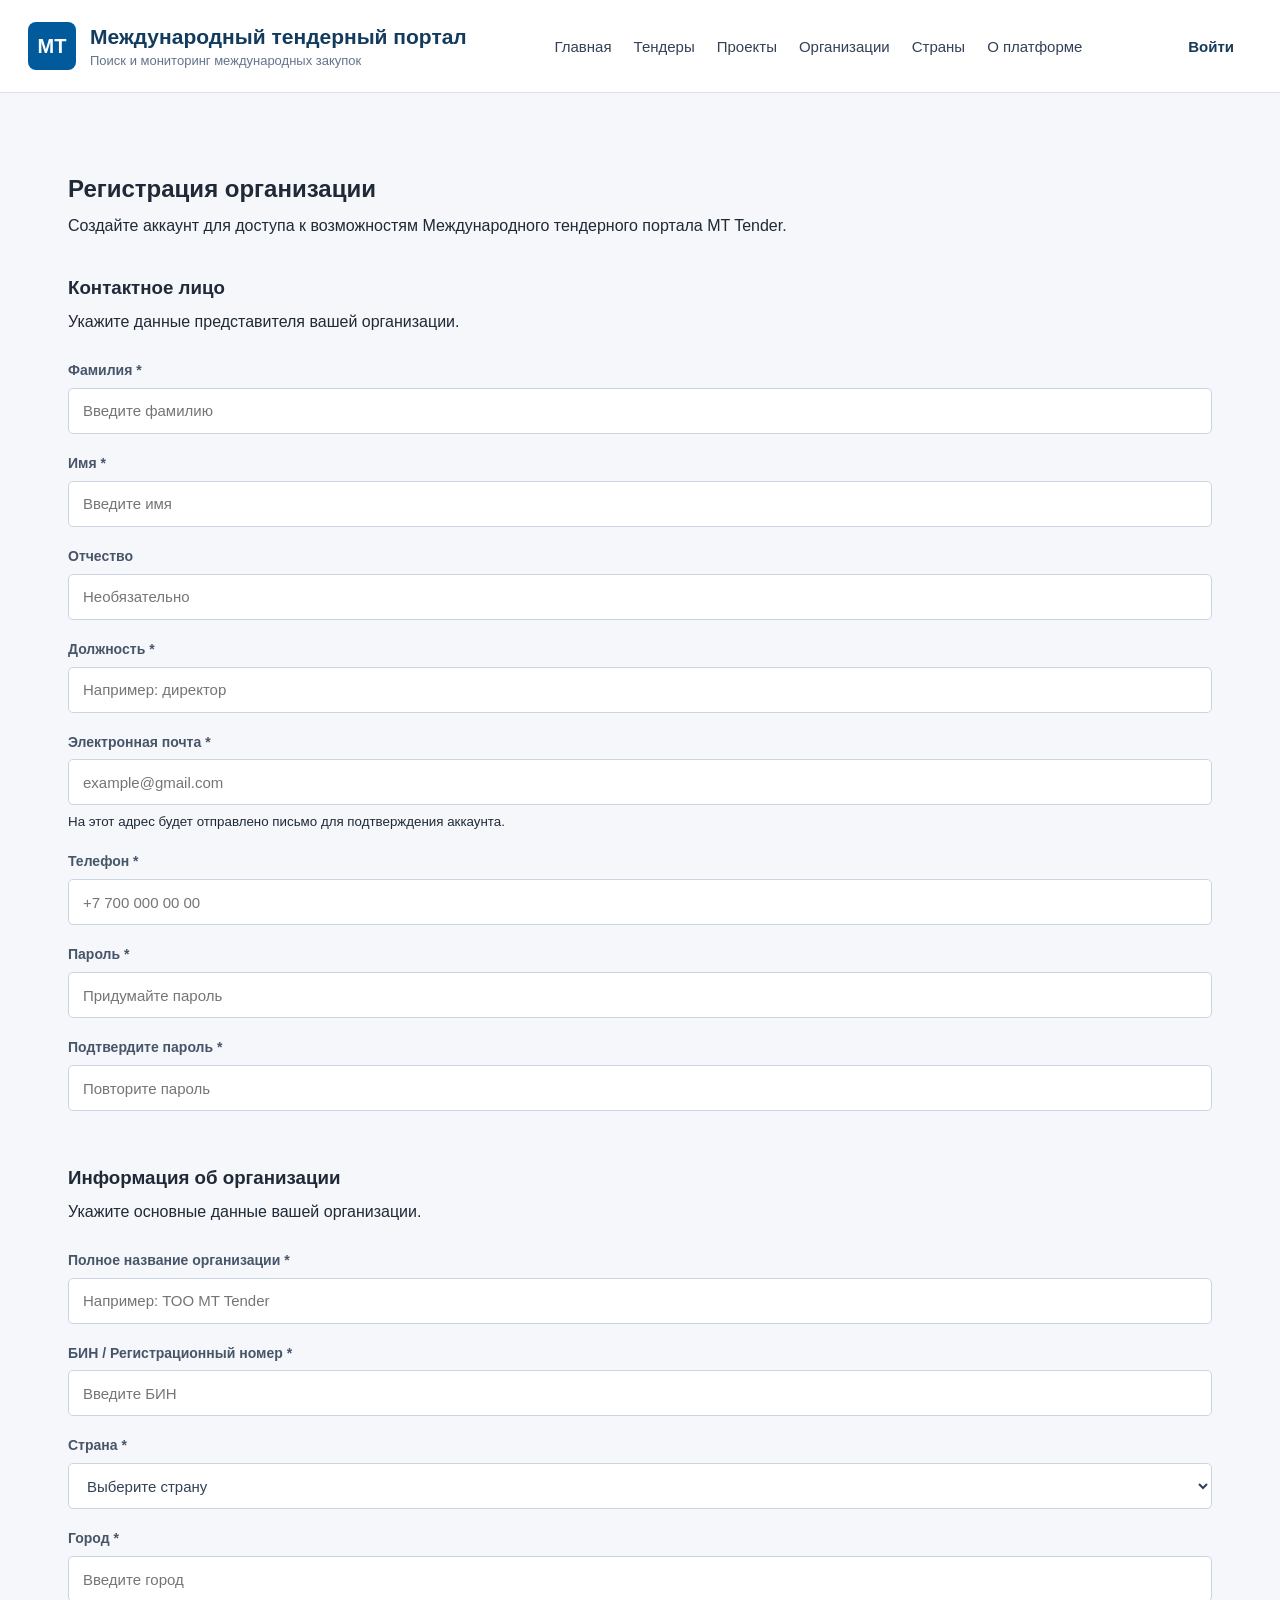
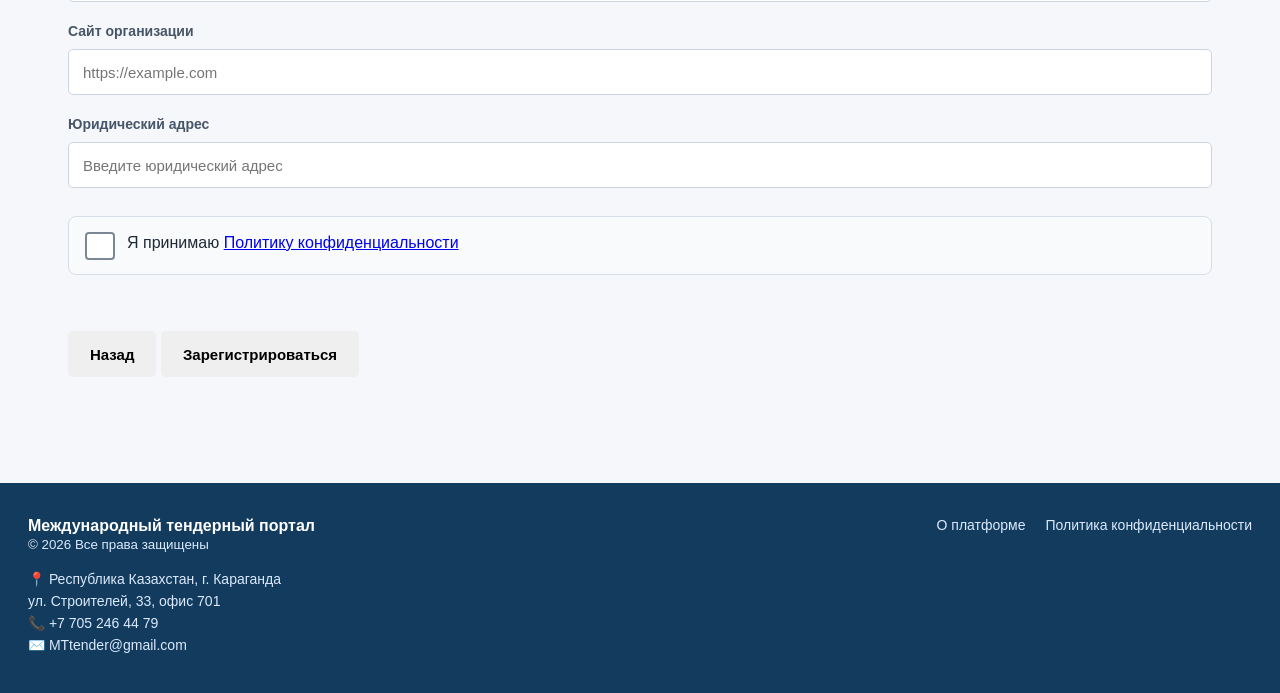
<file: register.html>
<!DOCTYPE html>
<html lang="ru">

<head>
    <meta charset="UTF-8">

    <meta
        name="viewport"
        content="width=device-width, initial-scale=1.0"
    >

    <title>Регистрация | MT Tender</title>

    <link rel="stylesheet" href="style.css">

    <style>
        /* Улучшенные отступы формы регистрации */
        .registration-page {
            padding-top: 48px !important;
            padding-bottom: 64px !important;
        }

        .registration-card {
            padding: 34px 40px 42px !important;
        }

        .registration-header {
            margin-bottom: 28px !important;
        }

        .registration-header h2 {
            margin: 0 0 10px !important;
        }

        .registration-header p {
            margin: 0 !important;
            line-height: 1.65 !important;
        }

        .registration-steps {
            margin: 28px 0 38px !important;
        }

        .form-step h3 {
            margin: 0 0 10px !important;
        }

        .step-description {
            margin: 0 0 26px !important;
            line-height: 1.6 !important;
        }

        .field {
            margin-bottom: 20px !important;
        }

        .field label {
            display: block !important;
            margin-bottom: 8px !important;
            line-height: 1.35 !important;
        }

        .field input,
        .field select,
        .field textarea {
            min-height: 46px !important;
            padding: 10px 14px !important;
            box-sizing: border-box !important;
        }

        .field-hint {
            display: block !important;
            margin-top: 7px !important;
            line-height: 1.5 !important;
        }

        .auth-grid {
            gap: 22px !important;
            margin-bottom: 2px !important;
        }

        .checkbox-field {
            margin-top: 28px !important;
            margin-bottom: 30px !important;
            line-height: 1.55 !important;
        }

        .step-buttons {
            margin-top: 32px !important;
            padding-top: 24px !important;
            gap: 14px !important;
        }

        .next-btn,
        .back-btn,
        .register-submit {
            min-height: 46px !important;
            padding: 0 22px !important;
        }

        @media (max-width: 768px) {
            .registration-page {
                padding: 24px 14px 40px !important;
            }

            .registration-card {
                padding: 24px 18px 30px !important;
            }

            .auth-grid {
                gap: 0 !important;
            }

            .field {
                margin-bottom: 18px !important;
            }

            .registration-steps {
                margin-bottom: 30px !important;
            }
        }
    </style>

</head>


<body>


<!-- ШАПКА -->

<header>

    <div class="topbar">


        <div class="brand">

            <div class="logo">
                MT
            </div>


            <div class="brand-text">

                <h1>
                    Международный тендерный портал
                </h1>

                <p>
                    Поиск и мониторинг международных закупок
                </p>

            </div>

        </div>



        <nav>

            <a href="index.html">
                Главная
            </a>

            <a href="tenders.html">
                Тендеры
            </a>

            <a href="projects.html">
                Проекты
            </a>

            <a href="organizations.html">
                Организации
            </a>

            <a href="countries.html">
                Страны
            </a>

            <a href="about.html">
                О платформе
            </a>

        </nav>



        <div class="header-actions">

            <a
                href="#"
                class="login-btn"
            >
                Войти
            </a>

        </div>


    </div>

</header>



<!-- ОСНОВНАЯ ЧАСТЬ -->

<main class="registration-page">


    <div class="registration-card">


        <!-- ЗАГОЛОВОК -->

        <div class="registration-header">

            <h2>
                Регистрация организации
            </h2>


            <p>
                Создайте аккаунт для доступа к возможностям
                Международного тендерного портала MT Tender.
            </p>

        </div>



        <!-- ШАГИ РЕГИСТРАЦИИ -->

        <div class="registration-steps">


            <div
                class="step active"
                id="step-indicator-1"
            >

               

              

            </div>


            <div class="step-line"></div>


            <div
                class="step"
                id="step-indicator-2"
            >

                

               

            </div>


        </div>



        <!-- ФОРМА -->

        <form id="registrationForm">


            <!-- ==================== -->
            <!-- ШАГ 1 -->
            <!-- ==================== -->

            <div
                class="form-step active-step"
                id="form-step-1"
            >


                <h3>
                    Контактное лицо
                </h3>


                <p class="step-description">

                    Укажите данные представителя вашей организации.

                </p>



                <!-- ФАМИЛИЯ И ИМЯ -->

                <div class="auth-grid">


                    <div class="field">

                        <label>
                            Фамилия *
                        </label>

                        <input
                            type="text"
                            name="lastName"
                            placeholder="Введите фамилию"
                            required
                        >

                    </div>



                    <div class="field">

                        <label>
                            Имя *
                        </label>

                        <input
                            type="text"
                            name="firstName"
                            placeholder="Введите имя"
                            required
                        >

                    </div>


                </div>



                <!-- ОТЧЕСТВО -->

                <div class="field">

                    <label>
                        Отчество
                    </label>

                    <input
                        type="text"
                        name="middleName"
                        placeholder="Необязательно"
                    >

                </div>



                <!-- ДОЛЖНОСТЬ -->

                <div class="field">

                    <label>
                        Должность *
                    </label>

                    <input
                        type="text"
                        name="position"
                        placeholder="Например: директор"
                        required
                    >

                </div>



                <!-- EMAIL -->

                <div class="field">

                    <label>
                        Электронная почта *
                    </label>

                    <input
                        type="email"
                        name="email"
                        placeholder="example@gmail.com"
                        required
                    >


                    <small class="field-hint">

                        На этот адрес будет отправлено письмо
                        для подтверждения аккаунта.

                    </small>

                </div>



                <!-- ТЕЛЕФОН -->

                <div class="field">

                    <label>
                        Телефон *
                    </label>

                    <input
                        type="tel"
                        name="phone"
                        placeholder="+7 700 000 00 00"
                        required
                    >

                </div>



                <!-- ПАРОЛЬ -->

                <div class="auth-grid">


                    <div class="field">

                        <label>
                            Пароль *
                        </label>

                        <input
                            type="password"
                            name="password"
                            placeholder="Придумайте пароль"
                            required
                        >

                    </div>



                    <div class="field">

                        <label>
                            Подтвердите пароль *
                        </label>

                        <input
                            type="password"
                            name="confirmPassword"
                            placeholder="Повторите пароль"
                            required
                        >

                    </div>


                </div>



                <!-- КНОПКА -->

                <div class="step-buttons right">

                    

                </div>


            </div>



            <!-- ==================== -->
            <!-- ШАГ 2 -->
            <!-- ==================== -->

            <div
                class="form-step"
                id="form-step-2"
            >


                <h3>
                    Информация об организации
                </h3>


                <p class="step-description">

                    Укажите основные данные вашей организации.

                </p>



                <!-- НАЗВАНИЕ -->

                <div class="field">

                    <label>
                        Полное название организации *
                    </label>

                    <input
                        type="text"
                        name="companyName"
                        placeholder="Например: ТОО MT Tender"
                        required
                    >

                </div>



                <!-- БИН И СТРАНА -->

                <div class="auth-grid">


                    <div class="field">

                        <label>
                            БИН / Регистрационный номер *
                        </label>

                        <input
                            type="text"
                            name="companyNumber"
                            placeholder="Введите БИН"
                            required
                        >

                    </div>



                    <div class="field">

                        <label>
                            Страна *
                        </label>

                        <select
                            name="country"
                            required
                        >

                            <option value="">
                                Выберите страну
                            </option>

                            <option>
                                Казахстан
                            </option>

                            <option>
                                Узбекистан
                            </option>

                            <option>
                                Кыргызстан
                            </option>

                            <option>
                                Китай
                            </option>

                            <option>
                                Россия
                            </option>

                            <option>
                                Турция
                            </option>

                            <option>
                                Другая страна
                            </option>

                        </select>

                    </div>


                </div>



                <!-- ГОРОД И САЙТ -->

                <div class="auth-grid">


                    <div class="field">

                        <label>
                            Город *
                        </label>

                        <input
                            type="text"
                            name="city"
                            placeholder="Введите город"
                            required
                        >

                    </div>



                    <div class="field">

                        <label>
                            Сайт организации
                        </label>

                        <input
                            type="url"
                            name="website"
                            placeholder="https://example.com"
                        >

                    </div>


                </div>



                <!-- АДРЕС -->

                <div class="field">

                    <label>
                        Юридический адрес
                    </label>

                    <input
                        type="text"
                        name="address"
                        placeholder="Введите юридический адрес"
                    >

                </div>



                <!-- СОГЛАСИЕ -->

                <label class="checkbox-field">


                    <input
                        type="checkbox"
                        required
                    >


                    <span>

                        Я принимаю

                        <a href="privacy.html">

                            Политику конфиденциальности

                        </a>

                    </span>


                </label>



                <!-- КНОПКИ -->

                <div class="step-buttons">


                    <button
                        type="button"
                        class="back-btn"
                        onclick="previousStep(2)"
                    >

                        Назад

                    </button>



                    <button
                        type="submit"
                        class="register-submit"
                    >

                        Зарегистрироваться

                    </button>


                </div>


            </div>


        </form>


    </div>


</main>



<!-- ПОДВАЛ -->

<footer class="site-footer">


    <div class="footer-inner">


        <div class="footer-info">


            <strong>
                Международный тендерный портал
            </strong>


            <br>


            <small>
                © 2026 Все права защищены
            </small>



            <div class="footer-contact">


                <p>
                    📍 Республика Казахстан, г. Караганда
                </p>


                <p>
                    ул. Строителей, 33, офис 701
                </p>


                <p>

                    📞

                    <a href="tel:+77052464479">
                        +7 705 246 44 79
                    </a>

                </p>


                <p>

                    ✉️

                    <a href="mailto:MTtender@gmail.com">
                        MTtender@gmail.com
                    </a>

                </p>


            </div>


        </div>



        <div class="footer-links">


            <a href="about.html">
                О платформе
            </a>


            <a href="privacy.html">
                Политика конфиденциальности
            </a>


        </div>


    </div>


</footer>



<script src="main.js"></script>


</body>
</html>
</file>
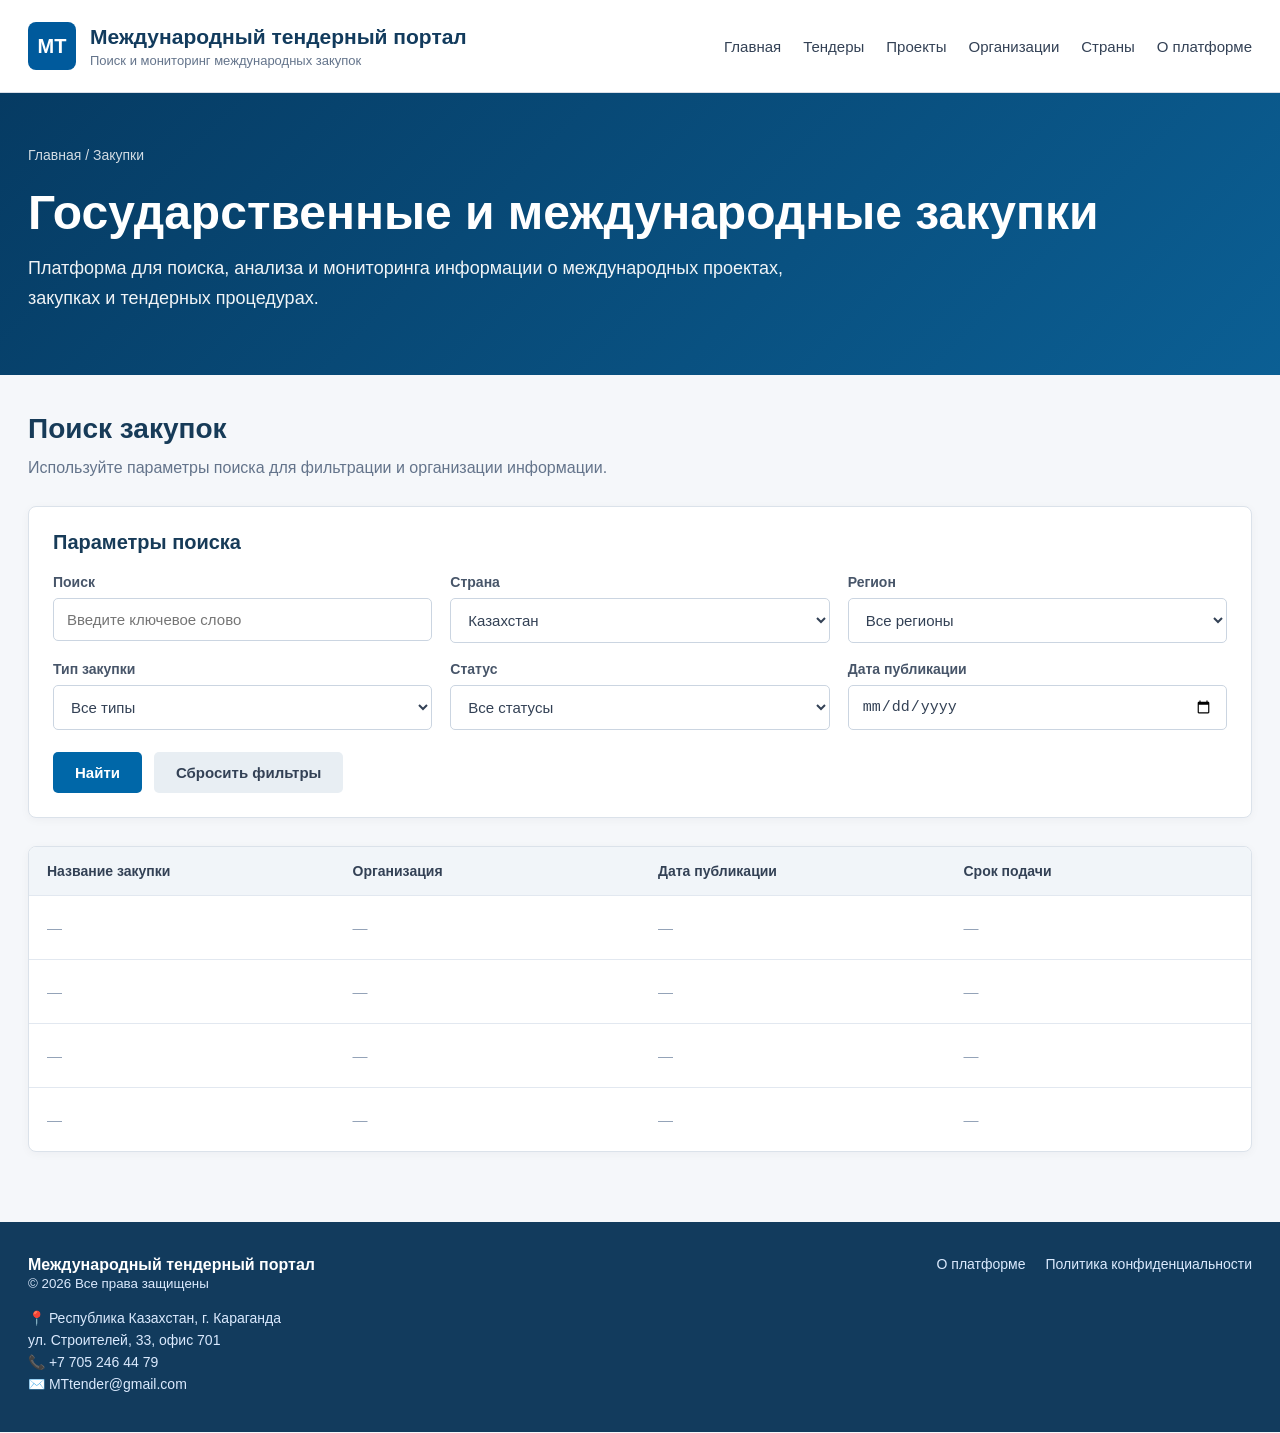
<file: tenders.html>
<!DOCTYPE html>
<html lang="ru">
<head>
  <meta charset="UTF-8">
  <meta name="viewport" content="width=device-width, initial-scale=1.0">
  <title>Тендеры | MT Tender</title>
  <link rel="stylesheet" href="style.css">
</head>
<body>
<header>
  <div class="topbar">
    <div class="brand">
      <div class="logo">МТ</div>
      <div class="brand-text">
        <h1>Международный тендерный портал</h1>
        <p>Поиск и мониторинг международных закупок</p>
      </div>
    </div>

    <nav>
      <a href="index.html">Главная</a>
      <a href="tenders.html">Тендеры</a>
      <a href="projects.html">Проекты</a>
      <a href="organizations.html">Организации</a>
      <a href="countries.html">Страны</a>
      <a href="about.html">О платформе</a>
    </nav>
  </div>
</header>
<section class="hero">
    <div class="hero-inner">

      <div class="breadcrumb">
        Главная / Закупки
      </div>

      <h2>
        Государственные и международные закупки
      </h2>

      <p>
        Платформа для поиска, анализа и мониторинга информации о международных
        проектах, закупках и тендерных процедурах.
      </p>

    </div>
  </section>
<main>

    <h2 class="section-title">
      Поиск закупок
    </h2>

    <p class="section-description">
      Используйте параметры поиска для фильтрации и организации информации.
    </p>


    <!-- FILTERS -->

    <section class="filters">

      <h3>
        Параметры поиска
      </h3>


      <div class="filter-grid">


        <div class="field">
          <label for="search">
            Поиск
          </label>

          <input
            id="search"
            type="text"
            placeholder="Введите ключевое слово"
          />
        </div>


        <div class="field">
          <label for="country">
            Страна
          </label>

          <select id="country">
            <option>Казахстан</option>
          </select>
        </div>


        <div class="field">

          <label for="region">
            Регион
          </label>

          <select id="region">

            <option value="">
              Все регионы
            </option>

            <option value="100000000">
              Область Абай
            </option>

            <option value="110000000">
              Акмолинская область
            </option>

            <option value="150000000">
              Актюбинская область
            </option>

            <option value="190000000">
              Алматинская область
            </option>

            <option value="230000000">
              Атырауская область
            </option>

            <option value="630000000">
              Восточно-Казахстанская область
            </option>

            <option value="310000000">
              Жамбылская область
            </option>

            <option value="270000000">
              Западно-Казахстанская область
            </option>

            <option value="330000000">
              Область Жетісу
            </option>

            <option value="350000000">
              Карагандинская область
            </option>

            <option value="390000000">
              Костанайская область
            </option>

            <option value="430000000">
              Кызылординская область
            </option>

            <option value="470000000">
              Мангистауская область
            </option>

            <option value="550000000">
              Павлодарская область
            </option>

            <option value="590000000">
              Северо-Казахстанская область
            </option>

            <option value="610000000">
              Туркестанская область
            </option>

            <option value="620000000">
              Область Ұлытау
            </option>

          </select>

        </div>


        <div class="field">

          <label for="type">
            Тип закупки
          </label>

          <select id="type">

            <option>
              Все типы
            </option>

            <option>
              Товары
            </option>

            <option>
              Работы
            </option>

            <option>
              Услуги
            </option>

          </select>

        </div>


        <div class="field">

          <label for="status">
            Статус
          </label>

          <select id="status">

            <option>
              Все статусы
            </option>

            <option>
              Актуально
            </option>

            <option>
              Завершён
            </option>

            <option>
              Планируется
            </option>

          </select>

        </div>


        <div class="field">

          <label for="date">
            Дата публикации
          </label>

          <input
            id="date"
            type="date"
          />

        </div>


      </div>


      <div class="actions">

        <button class="primary">
          Найти
        </button>

        <button
          class="secondary"
          type="reset"
        >
          Сбросить фильтры
        </button>

      </div>

    </section>


    <!-- TABLE -->

    <section class="table-card">

      <div class="table-wrap">

        <table>

          <thead>

            <tr>
              <th>Название закупки</th>
              <th>Организация</th>
              <th>Дата публикации</th>
              <th>Срок подачи</th>
            </tr>

          </thead>


          <tbody>

            <tr>
              <td>—</td>
              <td>—</td>
              <td>—</td>
              <td>—</td>
            </tr>

            <tr>
              <td>—</td>
              <td>—</td>
              <td>—</td>
              <td>—</td>
            </tr>

            <tr>
              <td>—</td>
              <td>—</td>
              <td>—</td>
              <td>—</td>
            </tr>

            <tr>
              <td>—</td>
              <td>—</td>
              <td>—</td>
              <td>—</td>
            </tr>

          </tbody>

        </table>

      </div>

    </section>

  </main>
<footer class="site-footer">
  <div class="footer-inner">
    <div class="footer-info">
      <strong>Международный тендерный портал</strong><br>
      <small>© 2026 Все права защищены</small>

      <div class="footer-contact">
        <p>📍 Республика Казахстан, г. Караганда</p>
        <p>ул. Строителей, 33, офис 701</p>
        <p>📞 <a href="tel:+77052464479">+7 705 246 44 79</a></p>
        <p>✉️ <a href="mailto:MTtender@gmail.com">MTtender@gmail.com</a></p>
      </div>
    </div>

    <div class="footer-links">
      <a href="about.html">О платформе</a>
      <a href="privacy.html">Политика конфиденциальности</a>
    </div>
  </div>
</footer>
</body>
</html>
</file>
<file: style.css>
* {
      box-sizing: border-box;
    }

    body {
      margin: 0;
      font-family: Arial, Helvetica, sans-serif;
      color: #1f2937;
      background: #f5f7fa;
    }

    /* HEADER */

    header {
      background: #fff;
      border-bottom: 1px solid #d9dee7;
    }

    .topbar {
      max-width: 1280px;
      margin: 0 auto;
      padding: 22px 28px;
      display: flex;
      align-items: center;
      justify-content: space-between;
      gap: 24px;
    }

    .brand {
      display: flex;
      align-items: center;
      gap: 14px;
    }

    .logo {
      width: 48px;
      height: 48px;
      border-radius: 8px;
      background: #005a9c;
      color: white;
      display: grid;
      place-items: center;
      font-weight: bold;
      font-size: 20px;
    }

    .brand-text h1 {
      margin: 0;
      font-size: 21px;
      color: #123b5d;
    }

    .brand-text p {
      margin: 4px 0 0;
      font-size: 13px;
      color: #64748b;
    }

    nav {
      display: flex;
      flex-wrap: wrap;
      gap: 22px;
    }

    nav a {
      color: #334155;
      text-decoration: none;
      font-size: 15px;
    }

    nav a:hover {
      color: #005a9c;
    }

    /* HERO */

    .hero {
      background: linear-gradient(135deg, #063b63, #0b5f94);
      color: white;
      padding: 54px 28px 62px;
    }

    .hero-inner {
      max-width: 1280px;
      margin: 0 auto;
    }

    .breadcrumb {
      font-size: 14px;
      opacity: 0.82;
      margin-bottom: 22px;
    }

    .hero h2 {
      margin: 0 0 14px;
      font-size: clamp(30px, 5vw, 48px);
      font-weight: 700;
    }

    .hero p {
      max-width: 760px;
      margin: 0;
      line-height: 1.65;
      font-size: 18px;
      opacity: 0.94;
    }

    /* MAIN */

    main {
      max-width: 1280px;
      margin: 0 auto;
      padding: 38px 28px 70px;
    }

    .section-title {
      margin: 0 0 10px;
      font-size: 28px;
      color: #173b58;
    }

    .section-description {
      margin: 0 0 25px;
      color: #64748b;
      line-height: 1.6;
    }

    /* FILTERS */

    .filters {
      background: white;
      border: 1px solid #dbe2ea;
      border-radius: 8px;
      padding: 24px;
      box-shadow: 0 2px 10px rgba(15, 23, 42, 0.04);
      margin-bottom: 28px;
    }

    .filters h3 {
      margin: 0 0 20px;
      font-size: 20px;
      color: #173b58;
    }

    .filter-grid {
      display: grid;
      grid-template-columns: repeat(3, minmax(0, 1fr));
      gap: 18px;
    }

    .field label {
      display: block;
      margin-bottom: 8px;
      font-size: 14px;
      font-weight: 600;
      color: #475569;
    }

    input,
    select {
      width: 100%;
      padding: 12px 13px;
      border: 1px solid #cbd5e1;
      border-radius: 5px;
      background: white;
      font-size: 15px;
      color: #334155;
    }

    input:focus,
    select:focus {
      outline: 2px solid #93c5fd;
      border-color: #2563eb;
    }

    .actions {
      display: flex;
      gap: 12px;
      margin-top: 22px;
    }

    button {
      border: 0;
      padding: 12px 22px;
      border-radius: 5px;
      font-size: 15px;
      cursor: pointer;
      font-weight: 600;
    }

    .primary {
      background: #0067a8;
      color: white;
    }

    .primary:hover {
      background: #00558c;
    }

    .secondary {
      background: #e8eef3;
      color: #334155;
    }

    /* TABLE */

    .table-card {
      background: white;
      border: 1px solid #dbe2ea;
      border-radius: 8px;
      overflow: hidden;
      box-shadow: 0 2px 10px rgba(15, 23, 42, 0.04);
    }

    .table-wrap {
      overflow-x: auto;
    }

    table {
      width: 100%;
      border-collapse: collapse;
      table-layout: fixed;
    }

    th,
    td {
      width: 25%;
    }

    th {
      text-align: left;
      background: #f1f5f9;
      color: #334155;
      padding: 16px 18px;
      font-size: 14px;
    }

    td {
      padding: 20px 18px;
      border-top: 1px solid #e2e8f0;
      color: #94a3b8;
      font-size: 15px;
      height: 64px;
    }

    /* FOOTER */

    footer {
      background: #123b5d;
      color: #dbeafe;
      padding: 34px 28px;
    }

    .footer-inner {
      max-width: 1280px;
      margin: 0 auto;
      display: flex;
      justify-content: space-between;
      align-items: flex-start;
      gap: 24px;
      flex-wrap: wrap;
    }

    .footer-inner strong {
      color: white;
    }

    .footer-contact p {
      margin: 5px 0;
      font-size: 14px;
    }

    .footer-contact a {
      color: #dbeafe;
      text-decoration: none;
    }

    .footer-contact a:hover {
      text-decoration: underline;
    }

    .footer-links {
      display: flex;
      gap: 20px;
      flex-wrap: wrap;
    }

    .footer-links a {
      color: #dbeafe;
      text-decoration: none;
      font-size: 14px;
    }

    .footer-links a:hover {
      color: white;
    }

    /* MOBILE */

    @media (max-width: 800px) {

      .topbar {
        align-items: flex-start;
        flex-direction: column;
      }

      nav {
        gap: 14px;
      }

      .filter-grid {
        grid-template-columns: 1fr;
      }

      .hero {
        padding-top: 40px;
      }

      .footer-inner {
        flex-direction: column;
      }

      table {
        min-width: 700px;
      }
    }

/* FOOTER — дополнительное оформление */
.footer-contact {
  margin-top: 18px;
}
.footer-contact p {
  margin: 6px 0;
  font-size: 14px;
}
.header-actions {
  display: flex;
  align-items: center;
  gap: 12px;
  white-space: nowrap;
}

.login-btn {
  padding: 11px 18px;
  color: #173b58;
  text-decoration: none;
  font-size: 15px;
  font-weight: 600;
  border-radius: 6px;
}

.login-btn:hover {
  background: #f1f5f9;
}

.register-btn {
  padding: 11px 20px;
  background: #008f8f;
  color: white;
  text-decoration: none;
  font-size: 15px;
  font-weight: 600;
  border-radius: 7px;
}

.register-btn:hover {
  background: #007777;
}
/* Чекбокс согласия с политикой конфиденциальности */

.checkbox-field {
    display: flex;
    align-items: flex-start;
    gap: 12px;
    cursor: pointer;

    padding: 14px 16px;

    border: 1px solid #d7dee7;
    border-radius: 8px;

    background: #f8fafc;
}


/* Сам квадрат для галочки */

.checkbox-field input[type="checkbox"] {
    appearance: none;
    -webkit-appearance: none;

    width: 20px;
    height: 20px;

    min-width: 20px;
    min-height: 20px;

    margin: 1px 0 0;

    border: 2px solid #7b8794;
    border-radius: 4px;

    background: #ffffff;

    cursor: pointer;

    position: relative;
}


/* Когда поставили галочку */

.checkbox-field input[type="checkbox"]:checked {
    background: #1f5f8b;
    border-color: #1f5f8b;
}


/* Галочка внутри квадрата */

.checkbox-field input[type="checkbox"]:checked::after {
    content: "✓";

    position: absolute;

    left: 3px;
    top: -3px;

    color: #ffffff;

    font-size: 16px;
    font-weight: 700;
}


/* Текст рядом */

.checkbox-field span {
    line-height: 1.55;
}
/* ========================= */
/* О ПЛАТФОРМЕ */
/* ========================= */

.about-platform {
    max-width: 1000px;
    margin: 0 auto;
    padding: 50px 20px 70px;
}


.about-platform .section-title {
    margin-bottom: 15px;
}


.about-platform .section-description {
    max-width: 800px;
    margin-bottom: 40px;

    font-size: 17px;
    line-height: 1.7;

    color: #5f6b78;
}


.about-block {
    margin-bottom: 25px;

    padding: 28px 30px;

    background: #ffffff;

    border: 1px solid #e4e9ef;

    border-radius: 10px;
}


.about-block h3 {
    margin-top: 0;
    margin-bottom: 16px;

    font-size: 20px;
}


.about-block p {
    margin: 0 0 14px;

    line-height: 1.75;

    color: #4d5966;
}


.about-block p:last-child {
    margin-bottom: 0;
}


/* Телефон */

@media (max-width: 768px) {

    .about-platform {
        padding: 30px 15px 45px;
    }


    .about-block {
        padding: 22px 20px;
    }

}
/* ========================= */
/* ПОЛИТИКА КОНФИДЕНЦИАЛЬНОСТИ */
/* ========================= */

.privacy-page {
    padding: 45px 20px 70px;
}

.privacy-content {
    max-width: 1000px;
    margin: 0 auto;
}

.privacy-block {
    background: #ffffff;

    border: 1px solid #e3e8ee;

    border-radius: 10px;

    padding: 28px 30px;

    margin-bottom: 22px;
}

.privacy-block h3 {
    margin-top: 0;
    margin-bottom: 16px;
}

.privacy-block p {
    line-height: 1.75;
    margin-bottom: 14px;
}

.privacy-block p:last-child {
    margin-bottom: 0;
}

.privacy-block ul {
    padding-left: 22px;
}

.privacy-block li {
    margin-bottom: 10px;
    line-height: 1.6;
}

.privacy-block a {
    color: #1f5f8b;
}

@media (max-width: 768px) {

    .privacy-page {
        padding: 30px 15px 50px;
    }

    .privacy-block {
        padding: 22px 20px;
    }

}
/* =========================
   МОДАЛЬНОЕ ОКНО ВХОДА
========================= */

.login-modal {
  display: none;
  position: fixed;
  z-index: 9999;
  left: 0;
  top: 0;
  width: 100%;
  height: 100%;
  background: rgba(0, 0, 0, 0.35);
  align-items: flex-start;
  justify-content: center;
  padding-top: 70px;
}

.login-modal.active {
  display: flex;
}

.login-modal-content {
  position: relative;
  width: 90%;
  max-width: 940px;
  background: #ffffff;
  border-radius: 12px;
  padding: 45px 50px 50px;
  box-sizing: border-box;
  box-shadow: 0 10px 40px rgba(0, 0, 0, 0.2);
}

.login-modal-content h2 {
  margin: 0 0 35px;
  font-size: 28px;
  font-weight: 500;
  color: #1f2d3d;
}

.login-close {
  position: absolute;
  top: 18px;
  right: 20px;
  border: none;
  background: transparent;
  font-size: 38px;
  font-weight: 300;
  cursor: pointer;
  color: #222;
}

.login-modal-grid {
  display: grid;
  grid-template-columns: 1.7fr 1fr;
  gap: 50px;
}

.login-form {
  width: 100%;
}

.login-input {
  width: 100%;
  height: 34px;
  border: 1px solid #bfc7cf;
  padding: 0 12px;
  box-sizing: border-box;
  font-size: 15px;
  outline: none;
}

.login-input:focus {
  border-color: #1d6fa5;
}

.password-row {
  display: flex;
}

.password-row .login-input {
  border-top: none;
}

.show-password-btn {
  margin-top: 0;
  border: 1px solid #bfc7cf;
  border-top: none;
  background: #ffffff;
  padding: 0 10px;
  cursor: pointer;
  font-size: 14px;
}

.login-options {
  display: flex;
  align-items: flex-start;
  gap: 45px;
  margin-top: 28px;
}

.remember-me {
  display: flex;
  gap: 9px;
  align-items: flex-start;
  font-size: 15px;
  line-height: 1.5;
  max-width: 130px;
}

.remember-me input {
  width: 20px;
  height: 20px;
}

.register-link {
  font-size: 15px;
  line-height: 1.5;
  max-width: 230px;
}

.register-link a {
  color: #2d5f9a;
  text-decoration: none;
}

.register-link a:hover {
  text-decoration: underline;
}

.login-buttons {
  display: flex;
  gap: 12px;
  margin-top: 40px;
}

.login-submit-btn {
  background: #168d87;
  color: white;
  border: none;
  padding: 10px 38px;
  font-size: 15px;
  cursor: pointer;
  border-radius: 2px;
}

.login-submit-btn:hover {
  opacity: 0.9;
}

.forgot-password-btn {
  background: #ffffff;
  border: 1px solid #bfc7cf;
  padding: 10px 18px;
  font-size: 15px;
  cursor: pointer;
  border-radius: 2px;
}

.login-support {
  border-left: 1px solid #e0e0e0;
  padding-left: 30px;
}

.egov-btn {
  width: 100%;
  height: 36px;
  border: 1px solid #bfc7cf;
  background: #ffffff;
  font-size: 15px;
  cursor: pointer;
}

.support-box {
  margin-top: 15px;
  padding: 16px;
  border: 1px dashed #cfd4d8;
}

.support-box h3 {
  margin: 0 0 12px;
  font-size: 17px;
  color: #263746;
}

.support-box a {
  color: #263746;
  font-size: 16px;
  text-decoration: none;
}

.support-box a:hover {
  text-decoration: underline;
}


/* Телефон */
@media (max-width: 700px) {

  .login-modal {
    padding-top: 20px;
    align-items: flex-start;
  }

  .login-modal-content {
    width: 95%;
    padding: 35px 25px;
  }

  .login-modal-grid {
    grid-template-columns: 1fr;
    gap: 30px;
  }

  .login-support {
    border-left: none;
    border-top: 1px solid #e0e0e0;
    padding-left: 0;
    padding-top: 25px;
  }

  .login-options {
    flex-direction: column;
    gap: 15px;
  }
}
</file>
